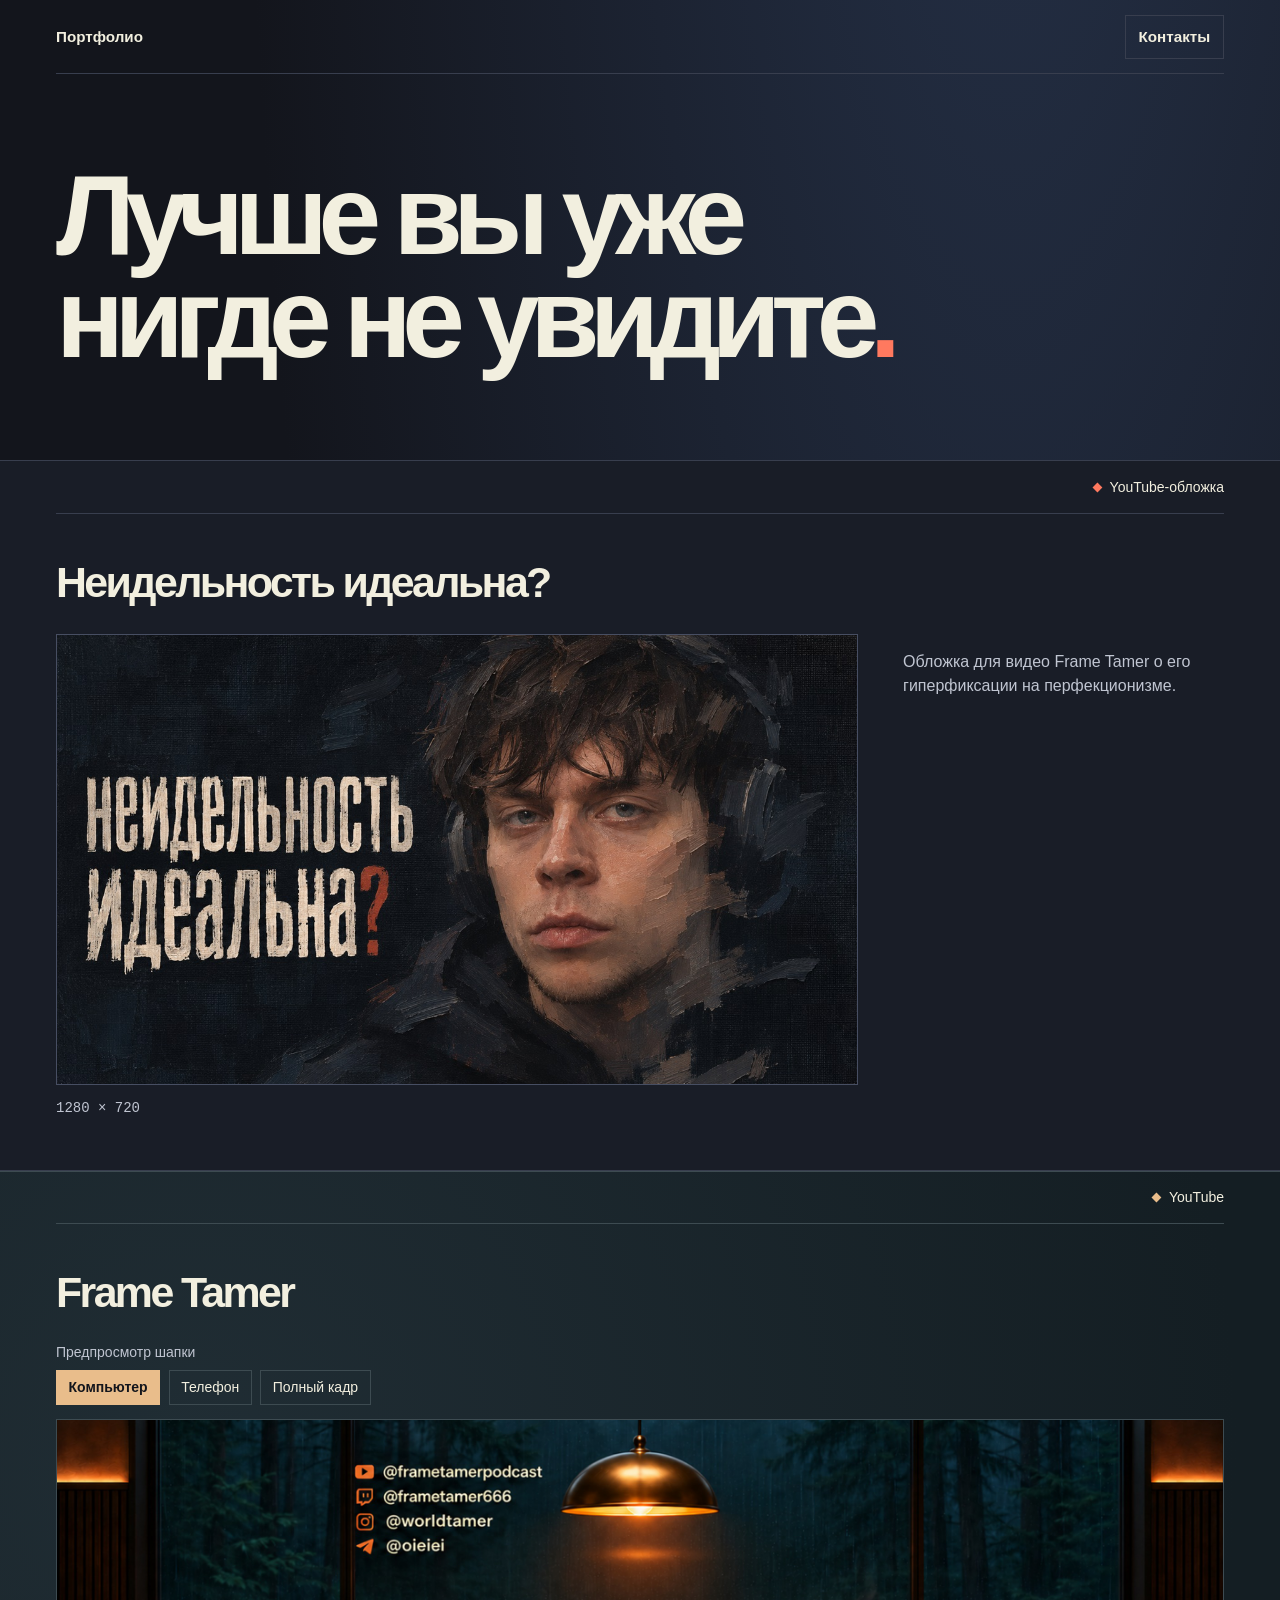
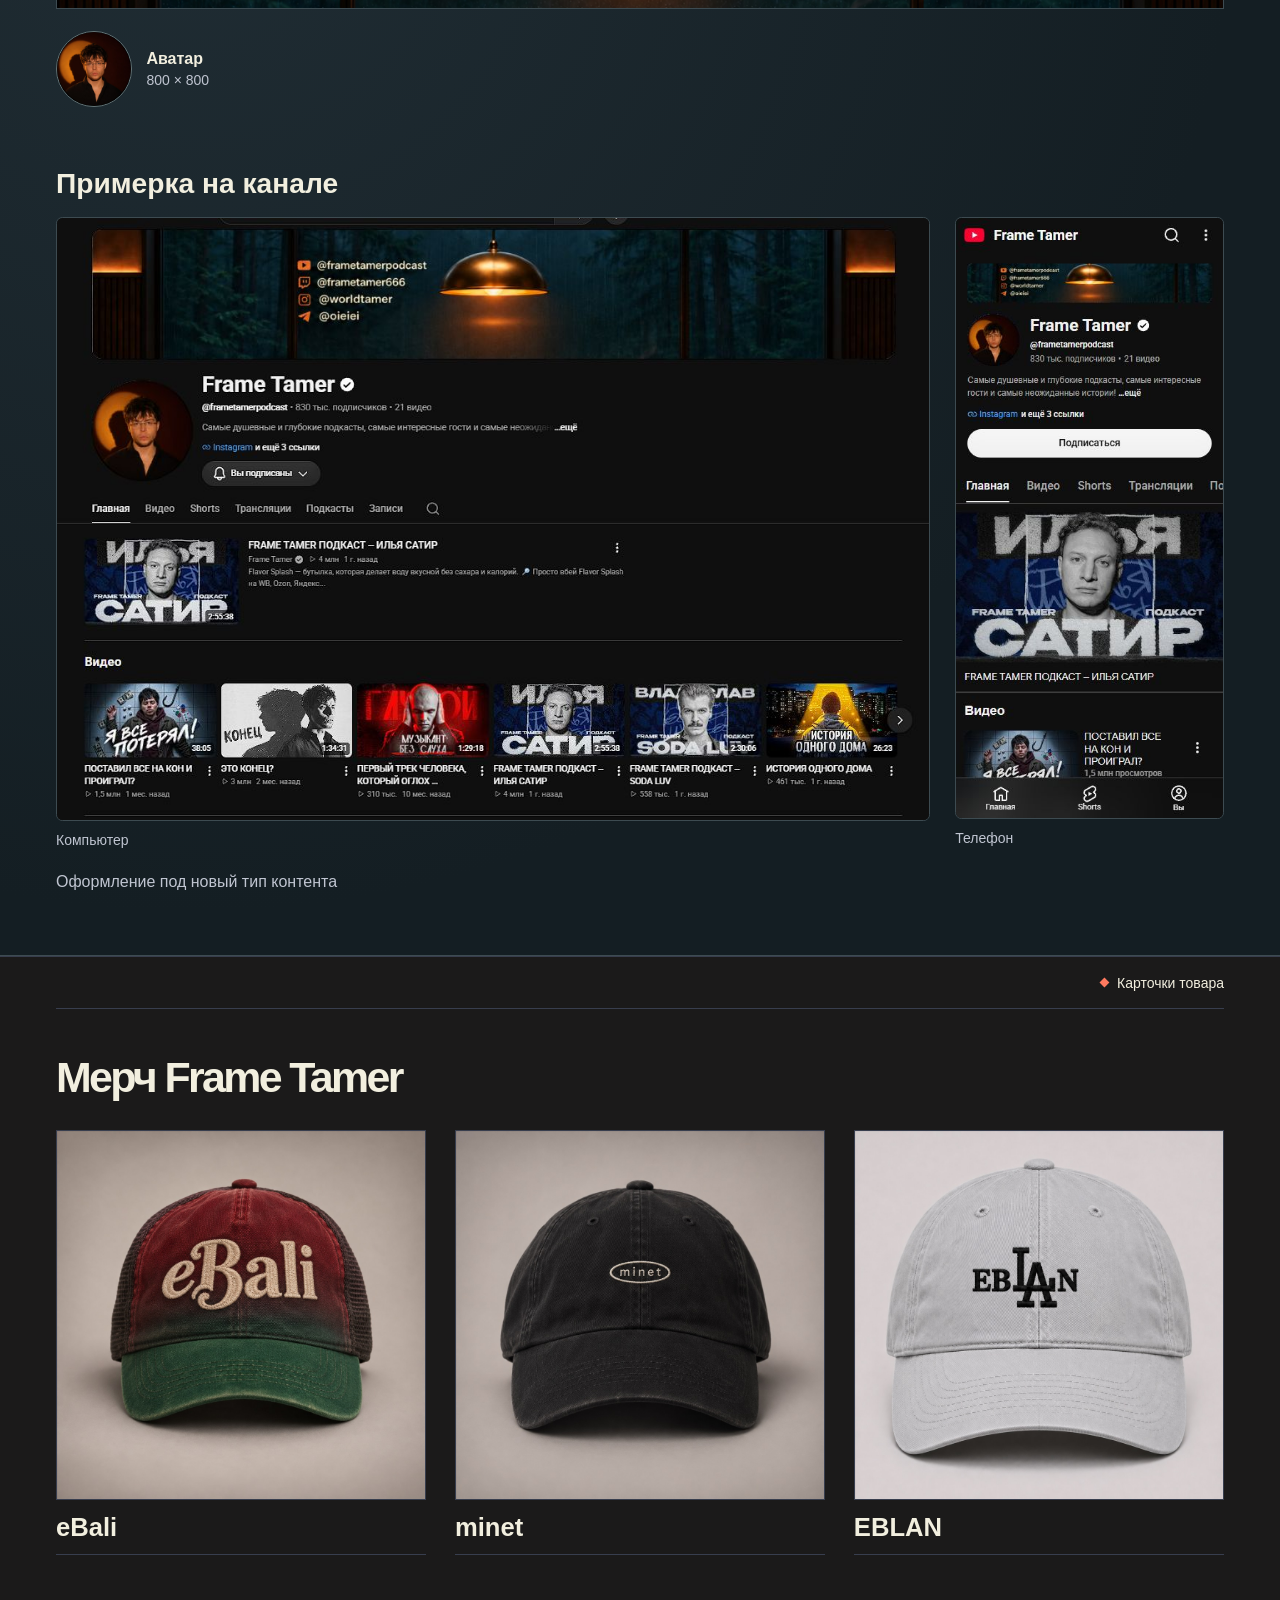
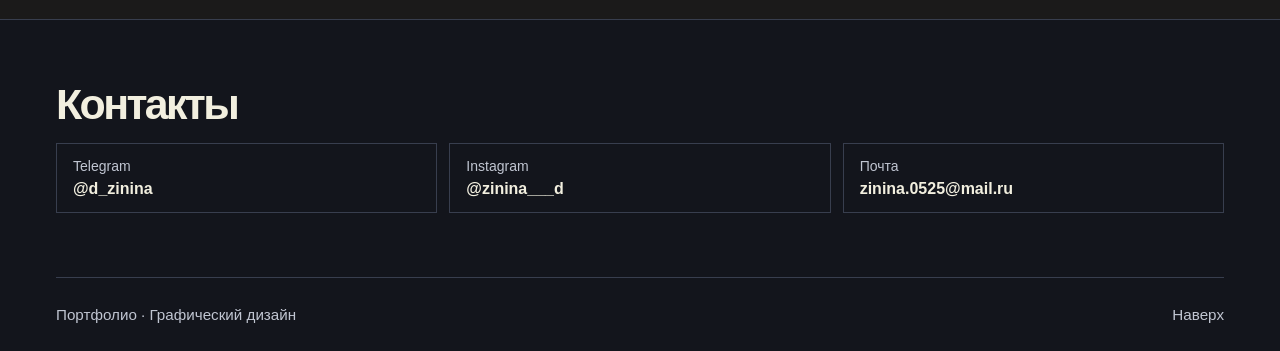
<file: index.html>
<!doctype html>
<html lang="ru">
<head>
  <meta charset="utf-8">
  <meta name="viewport" content="width=device-width, initial-scale=1">
  <meta name="theme-color" content="#13151c">
  <meta name="description" content="Портфолио Дарьи. Обложка видео, оформление YouTube-канала и мерч Frame Tamer.">
  <title>Портфолио Дарьи</title>
  <link rel="stylesheet" href="./style.css?v=three-cases">
</head>
<body>
  <header class="mast wrap" id="top">
    <a class="identity" href="#top">Портфолио</a>
    <a class="mast-contact" href="#contacts">Контакты</a>
  </header>
  <main>
    <section class="intro wrap" aria-labelledby="title">
      <h1 id="title">Лучше вы уже<br>нигде не увидите<span>.</span></h1>
    </section>
    <section class="project" id="work" aria-labelledby="case-title">
      <div class="wrap">
        <div class="project-head">
          <span class="project-type"><span aria-hidden="true"></span>YouTube-обложка</span>
        </div>
        <h2 class="project-title" id="case-title">Неидельность идеальна?</h2>
        <div class="project-grid">
          <figure class="art">
            <img src="./cover.jpg?v=oil-restored" width="1280" height="720" alt="Портрет Фрейм Тамера на чёрном холсте с неровными мазками по краям. Слева заголовок «неидельность идеальна?».">
            <figcaption>1280 × 720</figcaption>
          </figure>
          <div class="case-info">
            <p>Обложка для видео Frame Tamer о его гиперфиксации на перфекционизме.</p>
          </div>
        </div>
      </div>
    </section>
    <section class="project channel-project" id="channel" aria-labelledby="channel-title">
      <div class="wrap">
        <div class="project-head">
          <span class="project-type"><span aria-hidden="true"></span>YouTube</span>
        </div>

        <h2 class="project-title" id="channel-title">Frame Tamer</h2>

        <fieldset class="channel-preview">
          <legend>Предпросмотр шапки</legend>
          <input class="preview-radio" type="radio" name="banner-view" id="view-desktop" checked>
          <label for="view-desktop">Компьютер</label>
          <input class="preview-radio" type="radio" name="banner-view" id="view-mobile">
          <label for="view-mobile">Телефон</label>
          <input class="preview-radio" type="radio" name="banner-view" id="view-full">
          <label for="view-full">Полный кадр</label>
          <div class="banner-stage">
            <div class="banner-frame">
              <img src="./channel-banner.jpg?v=open-window" width="2560" height="1440" loading="lazy" alt="Высокое панорамное окно с видом на вечерний лес, оранжевая лампа над центром стола и контакты Frame Tamer слева.">
            </div>
          </div>
        </fieldset>

        <div class="channel-assets">
          <figure class="avatar-preview">
            <img src="./channel-avatar.jpg?v=matched-light" width="800" height="800" loading="lazy" alt="Фотопортрет Frame Tamer в очках. За ним янтарно-оранжевый круг света и тень на стене.">
            <figcaption><strong>Аватар</strong><span>800 × 800</span></figcaption>
          </figure>
        </div>
        <section class="channel-mockups" aria-labelledby="mockup-title">
          <h3 id="mockup-title">Примерка на канале</h3>
          <div class="mockup-grid">
            <figure>
            <img src="./channel-preview-desktop.jpg?v=matched-light" width="1046" height="723" loading="lazy" alt="Скриншот канала на компьютере с новой шапкой и фотоаватаром.">
              <figcaption>Компьютер</figcaption>
            </figure>
            <figure class="mockup-phone">
            <img src="./channel-preview-mobile.jpg?v=matched-light" width="375" height="844" loading="lazy" alt="Скриншот канала на телефоне с новой шапкой и фотоаватаром.">
              <figcaption>Телефон</figcaption>
            </figure>
          </div>
          <p class="channel-caption">Оформление под новый тип контента</p>
        </section>
      </div>
    </section>
    <section class="project merch-project" id="merch" aria-labelledby="merch-title">
      <div class="wrap">
        <div class="project-head">
          <span class="project-type"><span aria-hidden="true"></span>Карточки товара</span>
        </div>
        <h2 class="project-title" id="merch-title">Мерч Frame Tamer</h2>
        <div class="merch-grid">
          <figure class="merch-card">
            <img src="./merch-ebali.jpg" width="1000" height="1000" loading="lazy" alt="Бордовая кепка с зелёным козырьком и кремовой вышивкой eBali.">
            <figcaption lang="en">eBali</figcaption>
          </figure>
          <figure class="merch-card">
            <img src="./merch-minet.jpg" width="1000" height="1000" loading="lazy" alt="Чёрная кепка с вышивкой minet в светлом овале.">
            <figcaption lang="en">minet</figcaption>
          </figure>
          <figure class="merch-card">
            <img src="./merch-eblan.jpg?v=uppercase" width="1000" height="1000" loading="lazy" alt="Светло-серая кепка с вышивкой EBLAN. Монограмма LA расположена по центру переднего шва.">
            <figcaption lang="en">EBLAN</figcaption>
          </figure>
        </div>
      </div>
    </section>
    <section class="contacts wrap" id="contacts" aria-labelledby="contacts-title">
      <h2 id="contacts-title">Контакты</h2>
      <ul class="contact-list">
        <li><a href="https://t.me/d_zinina"><span>Telegram</span><strong>@d_zinina</strong></a></li>
        <li><a href="https://www.instagram.com/zinina___d/"><span>Instagram</span><strong>@zinina___d</strong></a></li>
        <li><a href="mailto:zinina.0525@mail.ru"><span>Почта</span><strong>zinina.0525@mail.ru</strong></a></li>
      </ul>
    </section>
  </main>
  <footer class="footer wrap">
    <span>Портфолио · Графический дизайн</span>
    <a href="#top">Наверх</a>
  </footer>
</body>
</html>
</file>
<file: style.css>
:root {
  color-scheme: dark;
  --ink: #13151c;
  --paper: #f2efdf;
  --soft: #c0c5d1;
  --line: #383e4e;
  --accent: #ff795f;
  font-family: "Segoe UI", Arial, sans-serif;
  font-size: 100%;
}
*, *::before, *::after { box-sizing: border-box; }
html { scroll-behavior: smooth; }
body {
  min-width: 280px;
  margin: 0;
  color: var(--paper);
  background-color: var(--ink);
  background-image: radial-gradient(ellipse at 79% -18%, #253148, transparent 54%);
  -webkit-font-smoothing: antialiased;
}
a { color: inherit; text-decoration: none; }
a:hover { color: var(--accent); }
a:focus-visible { outline: 2px solid var(--accent); outline-offset: 5px; }
.wrap { width: min(100% - 7rem, 1280px); margin-inline: auto; }
.mast, .footer {
  display: flex;
  justify-content: space-between;
  align-items: center;
  gap: 1rem;
  min-height: 74px;
  font-size: .95rem;
}
.mast { border-bottom: 1px solid var(--line); }
.identity { display: inline-flex; align-items: center; gap: .65rem; font-weight: 700; }
.mast-contact {
  display: inline-flex;
  align-items: center;
  min-height: 44px;
  padding: .4rem .8rem;
  border: 1px solid var(--line);
  font-weight: 650;
}
.mast-contact:hover { border-color: var(--accent); }
.intro { padding-block: clamp(2.8rem, 7vw, 6.25rem); }
.eyebrow {
  margin: 0;
  color: var(--soft);
  font: 600 .875rem/1.4 "Cascadia Mono", Consolas, monospace;
  text-transform: uppercase;
  letter-spacing: .075em;
}
h1 {
  margin: 0;
  font-size: clamp(2.1rem, 8.8vw, 7.85rem);
  line-height: .92;
  font-weight: 800;
  letter-spacing: -.085em;
}
h1 span { color: var(--accent); }
.project {
  background: #191d27;
  border-block: 1px solid var(--line);
  scroll-margin-top: 1rem;
}
.project-head {
  display: flex;
  align-items: center;
  justify-content: flex-end;
  flex-wrap: wrap;
  gap: .75rem;
  padding-block: 1.1rem;
  border-bottom: 1px solid var(--line);
}
.project-type {
  display: inline-flex;
  gap: .56rem;
  align-items: center;
  color: var(--paper);
  font-size: .875rem;
}
.project-type span { width: .43rem; height: .43rem; background: var(--accent); transform: rotate(45deg); }
.project-grid {
  display: grid;
  grid-template-columns: minmax(0, 2.5fr) minmax(0, 1fr);
  align-items: start;
  gap: clamp(1.8rem, 3.5vw, 3.5rem);
  padding-block: clamp(1.4rem, 3vw, 2.6rem) clamp(1.8rem, 4vw, 3.5rem);
}
.art { margin: 0; }
.art img {
  aspect-ratio: 16 / 9;
  display: block;
  width: 100%;
  height: auto;
  border: 1px solid #474e62;
}
.art figcaption {
  display: flex;
  justify-content: space-between;
  gap: 1rem;
  margin-top: .85rem;
  color: var(--soft);
  font: .875rem/1.4 "Cascadia Mono", Consolas, monospace;
}
.case-info { padding-block: clamp(0rem, 1.25vw, 1rem); }
.case-info .eyebrow { color: var(--accent); }
h2 {
  margin: .65rem 0 .95rem;
  font-size: clamp(1.9rem, 3.35vw, 3.45rem);
  line-height: .97;
  letter-spacing: -.061em;
  overflow-wrap: anywhere;
}
.case-info p:not(.eyebrow) { margin: 0 0 .85rem; color: var(--soft); line-height: 1.53; }
.footer { color: var(--soft); }
@media (max-width: 900px) {
  .wrap { width: calc(100% - 3rem); }
  .project-grid { grid-template-columns: minmax(0, 1fr); }
  .case-info { max-width: 32rem; }
  h2 { font-size: clamp(2.4rem, 6.5vw, 3.4rem); }
  h2 br { display: none; }
}
@media (max-width: 590px) {
  .wrap { width: calc(100% - 2rem); }
  .mast, .footer { min-height: 60px; }
  h1 { font-size: clamp(1.85rem, 10vw, 3.9rem); }
  .eyebrow { letter-spacing: .035em; }
  .footer { font-size: .875rem; }
}
@media (prefers-reduced-motion: reduce) { html { scroll-behavior: auto; } }



.channel-project {
  --accent: #e9bd8b;
  --line: #3d4b51;
  background-color: #141e23;
  background-image: radial-gradient(ellipse at 15% 20%, #202d34, transparent 68%);
  padding-bottom: clamp(2.2rem, 5vw, 4rem);
}
.project-title { margin: 0; padding-block: clamp(1.5rem, 4vw, 3rem) clamp(1rem, 2.4vw, 2rem); }
.channel-preview {
  min-inline-size: 0;
  margin: 0;
  padding: 0;
  border: 0;
}
.channel-preview legend {
  padding: 0;
  margin-bottom: .65rem;
  color: var(--soft);
  font-size: .875rem;
}
.preview-radio {
  position: absolute;
  inline-size: 1px;
  block-size: 1px;
  clip-path: inset(50%);
  overflow: hidden;
  white-space: nowrap;
}
.preview-radio + label {
  display: inline-block;
  margin: 0 .25rem .45rem 0;
  padding: .48rem .72rem;
  border: 1px solid var(--line);
  color: var(--paper);
  cursor: pointer;
  font-size: .875rem;
  line-height: 1.25;
}
.preview-radio + label:hover { border-color: var(--accent); }
.preview-radio:checked + label {
  border-color: var(--accent);
  background: var(--accent);
  color: var(--ink);
  font-weight: 650;
}
.preview-radio:focus-visible + label { outline: 2px solid var(--accent); outline-offset: 3px; }
.banner-stage {
  display: grid;
  place-items: center;
  margin-top: .4rem;
  border: 1px solid var(--line);
  background: #10181c;
}
.banner-frame {
  position: relative;
  width: 100%;
  aspect-ratio: 963 / 155;
  overflow: hidden;
}
.banner-frame img {
  position: absolute;
  inset: 50% auto auto 50%;
  display: block;
  width: 100%;
  max-width: none;
  height: auto;
  transform: translate(-50%, -50%);
}
#view-mobile:checked ~ .banner-stage .banner-frame {
  width: min(100%, 33rem);
  aspect-ratio: 343 / 55.3;
}
#view-mobile:checked ~ .banner-stage img { width: 149.254%; top: 50.5%; }
#view-full:checked ~ .banner-stage .banner-frame { aspect-ratio: 16 / 9; }
.channel-assets {
  display: flex;
  justify-content: space-between;
  flex-wrap: wrap;
  align-items: center;
  gap: 1rem 2rem;
  margin-top: 1.4rem;
}
.avatar-preview { display: flex; align-items: center; gap: .9rem; margin: 0; }
.avatar-preview img {
  display: block;
  width: 76px;
  height: 76px;
  border: 1px solid #657577;
  border-radius: 50%;
}
.avatar-preview figcaption { display: grid; gap: .25rem; }
.avatar-preview span { font-size: .875rem; }
.avatar-preview span { color: var(--soft); }


.channel-mockups { margin-top: clamp(2rem, 5vw, 3.75rem); }
.channel-mockups h3 {
  margin: 0 0 1rem;
  font-size: clamp(1.35rem, 2.2vw, 1.8rem);
  line-height: 1.2;
}
.mockup-grid {
  display: grid;
  grid-template-columns: minmax(0, 3.25fr) minmax(0, 1fr);
  gap: clamp(1rem, 2vw, 1.6rem);
  align-items: start;
}
.mockup-grid figure { margin: 0; min-width: 0; }
.mockup-grid img {
  display: block;
  width: 100%;
  height: auto;
  border: 1px solid var(--line);
  border-radius: .4rem;
}
.mockup-grid figcaption { margin-top: .65rem; color: var(--soft); font-size: .875rem; }
.channel-caption { margin: 1.6rem 0 0; color: var(--soft); font-size: 1rem; }
@media (max-width: 720px) {
  .mockup-grid { grid-template-columns: minmax(0, 1fr); }
  .mockup-phone { max-width: min(100%, 375px); justify-self: center; }
}


.contacts { padding-block: clamp(2.2rem, 5vw, 4rem); }
.contacts h2 { margin: 0 0 1.1rem; }
.contact-list {
  display: grid;
  grid-template-columns: repeat(auto-fit, minmax(min(100%, 13rem), 1fr));
  gap: .75rem;
  margin: 0;
  padding: 0;
  list-style: none;
}
.contact-list a {
  display: grid;
  gap: .35rem;
  padding: .9rem 1rem;
  border: 1px solid var(--line);
  overflow-wrap: anywhere;
}
.contact-list a:hover { border-color: var(--accent); }
.contact-list a span { color: var(--soft); font-size: .875rem; }
main:has(.contacts) + .footer { border-top: 1px solid var(--line); }


.merch-project {
  padding-bottom: clamp(2.2rem, 5vw, 4rem);
  background: #1b1a1a;
}
.merch-grid {
  display: grid;
  grid-template-columns: repeat(3, minmax(0, 1fr));
  gap: clamp(.9rem, 2.25vw, 2rem);
}
.merch-card { margin: 0; min-width: 0; }
.merch-card img {
  display: block;
  width: 100%;
  height: auto;
  aspect-ratio: 1;
  border: 1px solid var(--line);
  background: #c9c3b9;
}
.merch-card figcaption {
  padding: .85rem 0 .7rem;
  border-bottom: 1px solid var(--line);
  font-size: clamp(1.18rem, 2vw, 1.65rem);
  font-weight: 750;
}
@media (max-width: 650px) {
  .merch-grid { grid-template-columns: minmax(0, 1fr); }
}

.project-title + .project-grid { padding-block-start: 0; }
</file>
